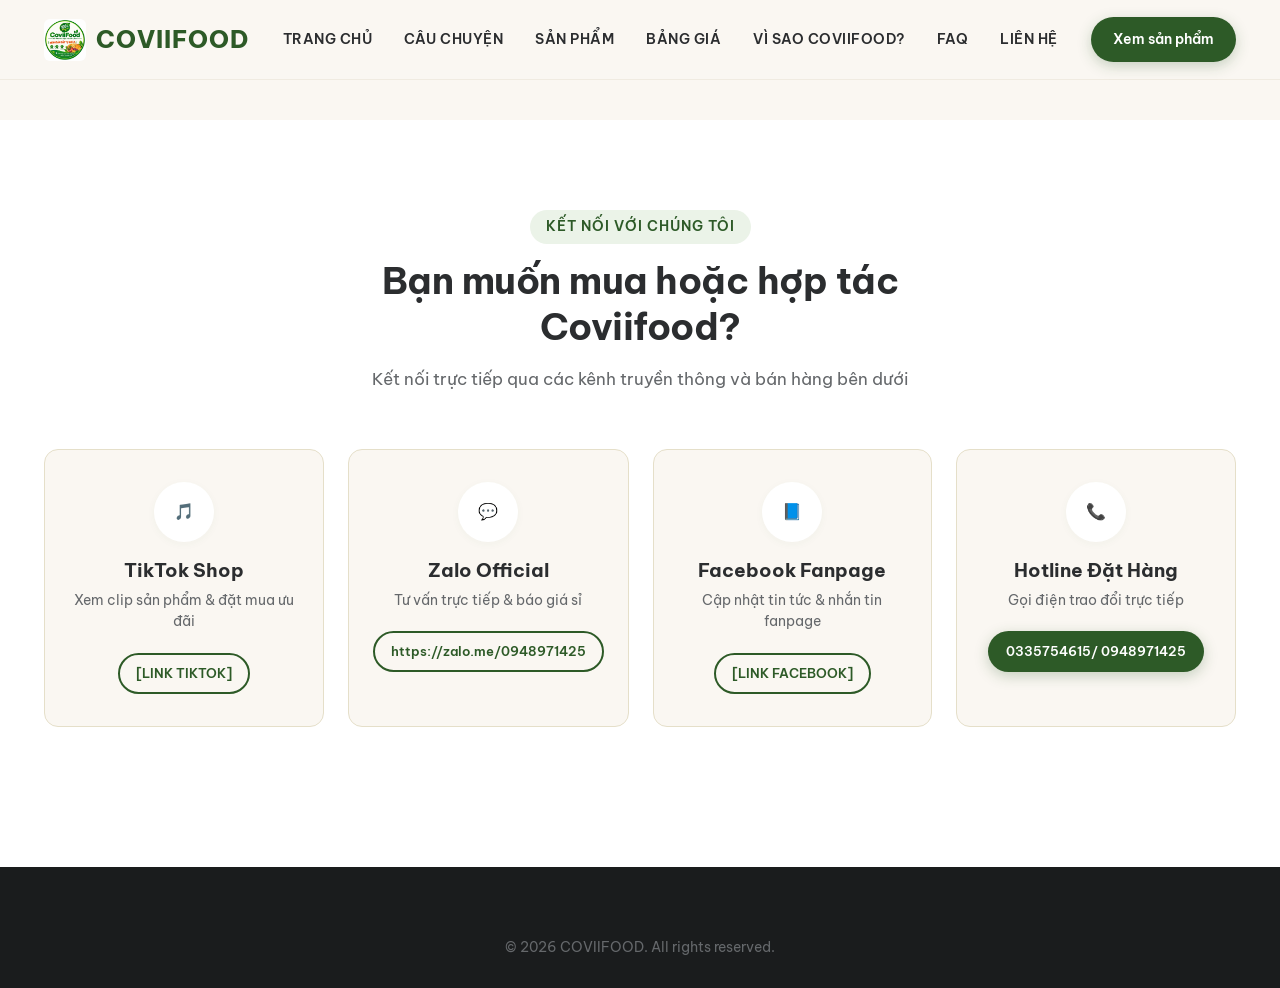
<file: contact.html>
<!DOCTYPE html>
<html lang="vi">
<head>
    <meta charset="UTF-8">
    <meta name="viewport" content="width=device-width, initial-scale=1.0">
    <title>Liên hệ & Đặt hàng Coviifood | TikTok, Zalo, Facebook</title>
    <meta name="description" content="Kênh đặt hàng trực tiếp và liên hệ hợp tác sỉ/đại lý Coviifood qua TikTok Shop, Zalo Official, Facebook Fanpage.">
    <link rel="stylesheet" href="css/style.css">
    <link rel="stylesheet" href="css/components.css">
    <link rel="stylesheet" href="css/responsive.css">
</head>
<body>
    <header class="site-header">
        <div class="container header-inner">
            <a href="index.html" class="brand-logo">
                <svg viewBox="0 0 24 24"><path d="M12 2C6.48 2 2 6.48 2 12s4.48 10 10 10 10-4.48 10-10S17.52 2 12 2zm-1 14.5v-9l6 4.5-6 4.5z"/></svg>
                <span class="brand-name-text">COVIIFOOD</span>
            </a>
            <nav class="main-nav" id="main-nav">
                <a href="index.html" class="nav-link">TRANG CHỦ</a>
                <a href="story.html" class="nav-link">CÂU CHUYỆN</a>
                <a href="products.html" class="nav-link">SẢN PHẨM</a>
                <a href="pricing.html" class="nav-link">BẢNG GIÁ</a>
                <a href="index.html#why-us" class="nav-link">VÌ SAO COVIIFOOD?</a>
                <a href="faq.html" class="nav-link">FAQ</a>
                <a href="contact.html" class="nav-link active">LIÊN HỆ</a>
            </nav>
            <div style="display: flex; align-items: center; gap: 12px;">
                <a href="products.html" class="btn btn-primary" style="padding: 10px 20px; font-size: 0.85rem;">Xem sản phẩm</a>
                <button class="mobile-nav-toggle" id="mobile-nav-toggle"><svg width="24" height="24" viewBox="0 0 24 24" fill="none" stroke="currentColor" stroke-width="2"><line x1="3" y1="12" x2="21" y2="12"></line><line x1="3" y1="6" x2="21" y2="6"></line><line x1="3" y1="18" x2="21" y2="18"></line></svg></button>
            </div>
        </div>
    </header>

    <div style="padding-top: calc(var(--header-height) + 40px);">
        <section class="section contact-section" id="contact">
            <div class="container">
                <div class="section-header">
                    <span class="section-tag">KẾT NỐI VỚI CHÚNG TÔI</span>
                    <h1 class="section-title">Bạn muốn mua hoặc hợp tác Coviifood?</h1>
                    <p class="section-subtitle">Kết nối trực tiếp qua các kênh truyền thông và bán hàng bên dưới</p>
                </div>

                <div class="channels-grid">
                    <a href="[LINK TIKTOK]" target="_blank" class="channel-card link-tiktok">
                        <div class="channel-icon">🎵</div>
                        <h3 class="channel-title">TikTok Shop</h3>
                        <p class="channel-desc">Xem clip sản phẩm & đặt mua ưu đãi</p>
                        <span class="btn btn-outline" style="font-size: 0.8rem; padding: 8px 16px;">[LINK TIKTOK]</span>
                    </a>

                    <a href="https://zalo.me/0948971425" target="_blank" class="channel-card link-zalo">
                        <div class="channel-icon">💬</div>
                        <h3 class="channel-title">Zalo Official</h3>
                        <p class="channel-desc">Tư vấn trực tiếp & báo giá sỉ</p>
                        <span class="btn btn-outline" style="font-size: 0.8rem; padding: 8px 16px;">https://zalo.me/0948971425</span>
                    </a>

                    <a href="[LINK FACEBOOK]" target="_blank" class="channel-card link-facebook">
                        <div class="channel-icon">📘</div>
                        <h3 class="channel-title">Facebook Fanpage</h3>
                        <p class="channel-desc">Cập nhật tin tức & nhắn tin fanpage</p>
                        <span class="btn btn-outline" style="font-size: 0.8rem; padding: 8px 16px;">[LINK FACEBOOK]</span>
                    </a>

                    <a href="tel:0948971425" class="channel-card link-phone">
                        <div class="channel-icon">📞</div>
                        <h3 class="channel-title">Hotline Đặt Hàng</h3>
                        <p class="channel-desc">Gọi điện trao đổi trực tiếp</p>
                        <span class="btn btn-primary" style="font-size: 0.8rem; padding: 8px 16px;">0335754615/ 0948971425</span>
                    </a>
                </div>
            </div>
        </section>
    </div>

    <footer class="site-footer">
        <div class="container">
            <div class="footer-bottom" style="border: none; padding: 0;">
                <p>© 2026 COVIIFOOD. All rights reserved.</p>
            </div>
        </div>
    </footer>

    <script src="js/data.js"></script>
    <script src="js/app.js"></script>
</body>
</html>
</file>
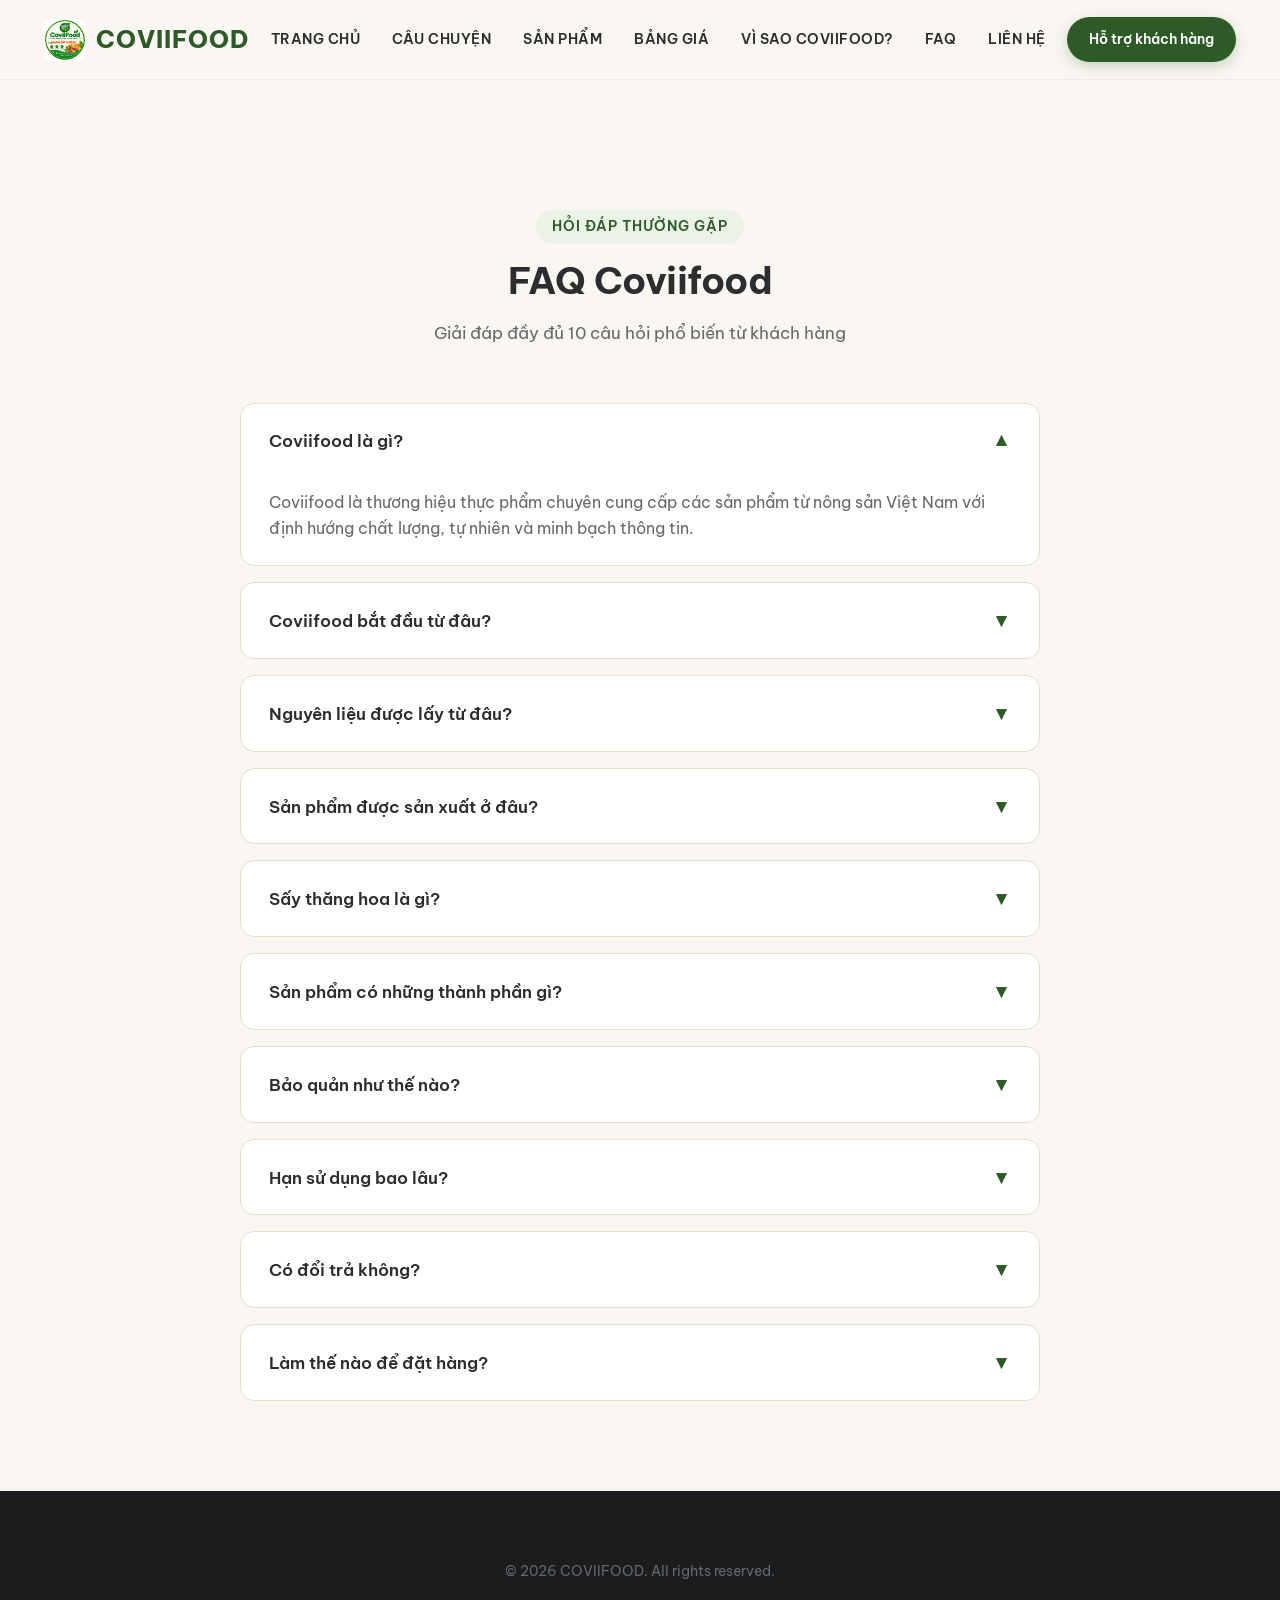
<file: faq.html>
<!DOCTYPE html>
<html lang="vi">
<head>
    <meta charset="UTF-8">
    <meta name="viewport" content="width=device-width, initial-scale=1.0">
    <title>Hỏi đáp FAQ | Coviifood</title>
    <meta name="description" content="Các câu hỏi thường gặp về sản phẩm, công nghệ sấy thăng hoa, hạn sử dụng, bảo quản và cách đặt hàng Coviifood.">
    <link rel="stylesheet" href="css/style.css">
    <link rel="stylesheet" href="css/components.css">
    <link rel="stylesheet" href="css/responsive.css">
</head>
<body>
    <header class="site-header">
        <div class="container header-inner">
            <a href="index.html" class="brand-logo">
                <svg viewBox="0 0 24 24"><path d="M12 2C6.48 2 2 6.48 2 12s4.48 10 10 10 10-4.48 10-10S17.52 2 12 2zm-1 14.5v-9l6 4.5-6 4.5z"/></svg>
                <span class="brand-name-text">COVIIFOOD</span>
            </a>
            <nav class="main-nav" id="main-nav">
                <a href="index.html" class="nav-link">TRANG CHỦ</a>
                <a href="story.html" class="nav-link">CÂU CHUYỆN</a>
                <a href="products.html" class="nav-link">SẢN PHẨM</a>
                <a href="pricing.html" class="nav-link">BẢNG GIÁ</a>
                <a href="index.html#why-us" class="nav-link">VÌ SAO COVIIFOOD?</a>
                <a href="faq.html" class="nav-link active">FAQ</a>
                <a href="contact.html" class="nav-link">LIÊN HỆ</a>
            </nav>
            <div style="display: flex; align-items: center; gap: 12px;">
                <a href="contact.html" class="btn btn-primary" style="padding: 10px 20px; font-size: 0.85rem;">Hỗ trợ khách hàng</a>
                <button class="mobile-nav-toggle" id="mobile-nav-toggle"><svg width="24" height="24" viewBox="0 0 24 24" fill="none" stroke="currentColor" stroke-width="2"><line x1="3" y1="12" x2="21" y2="12"></line><line x1="3" y1="6" x2="21" y2="6"></line><line x1="3" y1="18" x2="21" y2="18"></line></svg></button>
            </div>
        </div>
    </header>

    <div style="padding-top: calc(var(--header-height) + 40px);">
        <section class="section faq-section" id="faq">
            <div class="container">
                <div class="section-header">
                    <span class="section-tag">HỎI ĐÁP THƯỜNG GẶP</span>
                    <h1 class="section-title">FAQ Coviifood</h1>
                    <p class="section-subtitle">Giải đáp đầy đủ 10 câu hỏi phổ biến từ khách hàng</p>
                </div>
                <div class="faq-accordion" id="faq-accordion-container"></div>
            </div>
        </section>
    </div>

    <footer class="site-footer">
        <div class="container">
            <div class="footer-bottom" style="border: none; padding: 0;">
                <p>© 2026 COVIIFOOD. All rights reserved.</p>
            </div>
        </div>
    </footer>

    <script src="js/data.js"></script>
    <script src="js/animations.js"></script>
    <script src="js/app.js"></script>
</body>
</html>
</file>
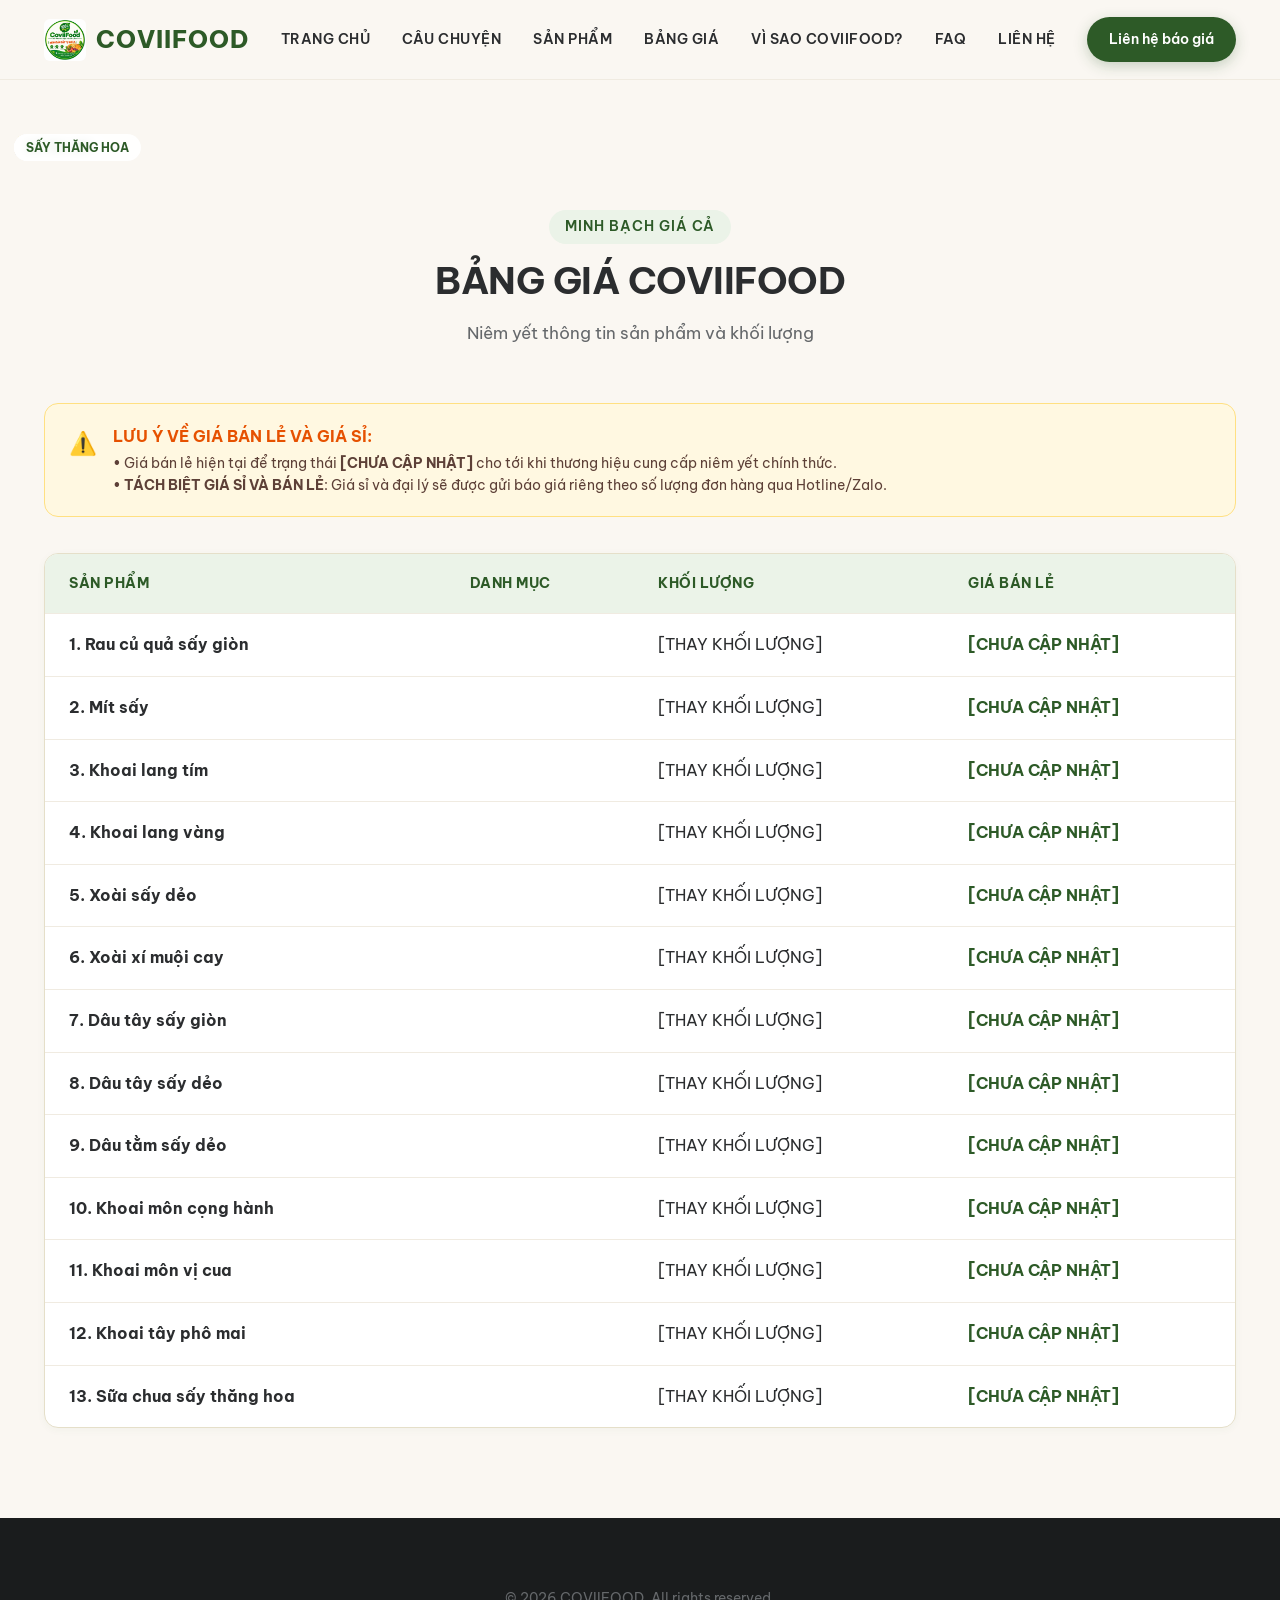
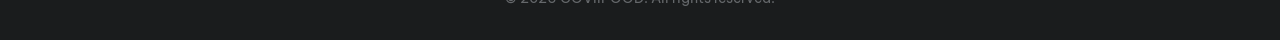
<file: pricing.html>
<!DOCTYPE html>
<html lang="vi">
<head>
    <meta charset="UTF-8">
    <meta name="viewport" content="width=device-width, initial-scale=1.0">
    <title>Bảng giá Coviifood | Minh bạch niêm yết</title>
    <meta name="description" content="Bảng giá niêm yết các sản phẩm sấy Coviifood. Tách biệt rõ ràng giá bán lẻ và chính sách giá sỉ.">
    <link rel="stylesheet" href="css/style.css">
    <link rel="stylesheet" href="css/components.css">
    <link rel="stylesheet" href="css/responsive.css">
</head>
<body>
    <header class="site-header">
        <div class="container header-inner">
            <a href="index.html" class="brand-logo">
                <svg viewBox="0 0 24 24"><path d="M12 2C6.48 2 2 6.48 2 12s4.48 10 10 10 10-4.48 10-10S17.52 2 12 2zm-1 14.5v-9l6 4.5-6 4.5z"/></svg>
                <span class="brand-name-text">COVIIFOOD</span>
            </a>
            <nav class="main-nav" id="main-nav">
                <a href="index.html" class="nav-link">TRANG CHỦ</a>
                <a href="story.html" class="nav-link">CÂU CHUYỆN</a>
                <a href="products.html" class="nav-link">SẢN PHẨM</a>
                <a href="pricing.html" class="nav-link active">BẢNG GIÁ</a>
                <a href="index.html#why-us" class="nav-link">VÌ SAO COVIIFOOD?</a>
                <a href="faq.html" class="nav-link">FAQ</a>
                <a href="contact.html" class="nav-link">LIÊN HỆ</a>
            </nav>
            <div style="display: flex; align-items: center; gap: 12px;">
                <a href="contact.html" class="btn btn-primary" style="padding: 10px 20px; font-size: 0.85rem;">Liên hệ báo giá</a>
                <button class="mobile-nav-toggle" id="mobile-nav-toggle"><svg width="24" height="24" viewBox="0 0 24 24" fill="none" stroke="currentColor" stroke-width="2"><line x1="3" y1="12" x2="21" y2="12"></line><line x1="3" y1="6" x2="21" y2="6"></line><line x1="3" y1="18" x2="21" y2="18"></line></svg></button>
            </div>
        </div>
    </header>

    <div style="padding-top: calc(var(--header-height) + 40px);">
        <section class="section pricing-section" id="pricing">
            <div class="container">
                <div class="section-header">
                    <span class="section-tag">MINH BẠCH GIÁ CẢ</span>
                    <h1 class="section-title">BẢNG GIÁ COVIIFOOD</h1>
                    <p class="section-subtitle">Niêm yết thông tin sản phẩm và khối lượng</p>
                </div>

                <div class="pricing-notice-box">
                    <span class="pricing-notice-icon">⚠️</span>
                    <div>
                        <strong style="color: #E65100; font-size: 1rem; display: block; margin-bottom: 4px;">LƯU Ý VỀ GIÁ BÁN LẺ VÀ GIÁ SỈ:</strong>
                        <p style="font-size: 0.9rem; color: #5D4037; line-height: 1.5;">
                            • Giá bán lẻ hiện tại để trạng thái <strong>[CHƯA CẬP NHẬT]</strong> cho tới khi thương hiệu cung cấp niêm yết chính thức.<br>
                            • <strong>TÁCH BIỆT GIÁ SỈ VÀ BÁN LẺ</strong>: Giá sỉ và đại lý sẽ được gửi báo giá riêng theo số lượng đơn hàng qua Hotline/Zalo.
                        </p>
                    </div>
                </div>

                <div class="pricing-table-wrapper">
                    <table class="pricing-table">
                        <thead>
                            <tr>
                                <th>SẢN PHẨM</th>
                                <th>DANH MỤC</th>
                                <th>KHỐI LƯỢNG</th>
                                <th>GIÁ BÁN LẺ</th>
                            </tr>
                        </thead>
                        <tbody id="pricing-table-body"></tbody>
                    </table>
                </div>
            </div>
        </section>
    </div>

    <footer class="site-footer">
        <div class="container">
            <div class="footer-bottom" style="border: none; padding: 0;">
                <p>© 2026 COVIIFOOD. All rights reserved.</p>
            </div>
        </div>
    </footer>

    <script src="js/data.js"></script>
    <script src="js/products.js"></script>
    <script src="js/app.js"></script>
</body>
</html>
</file>
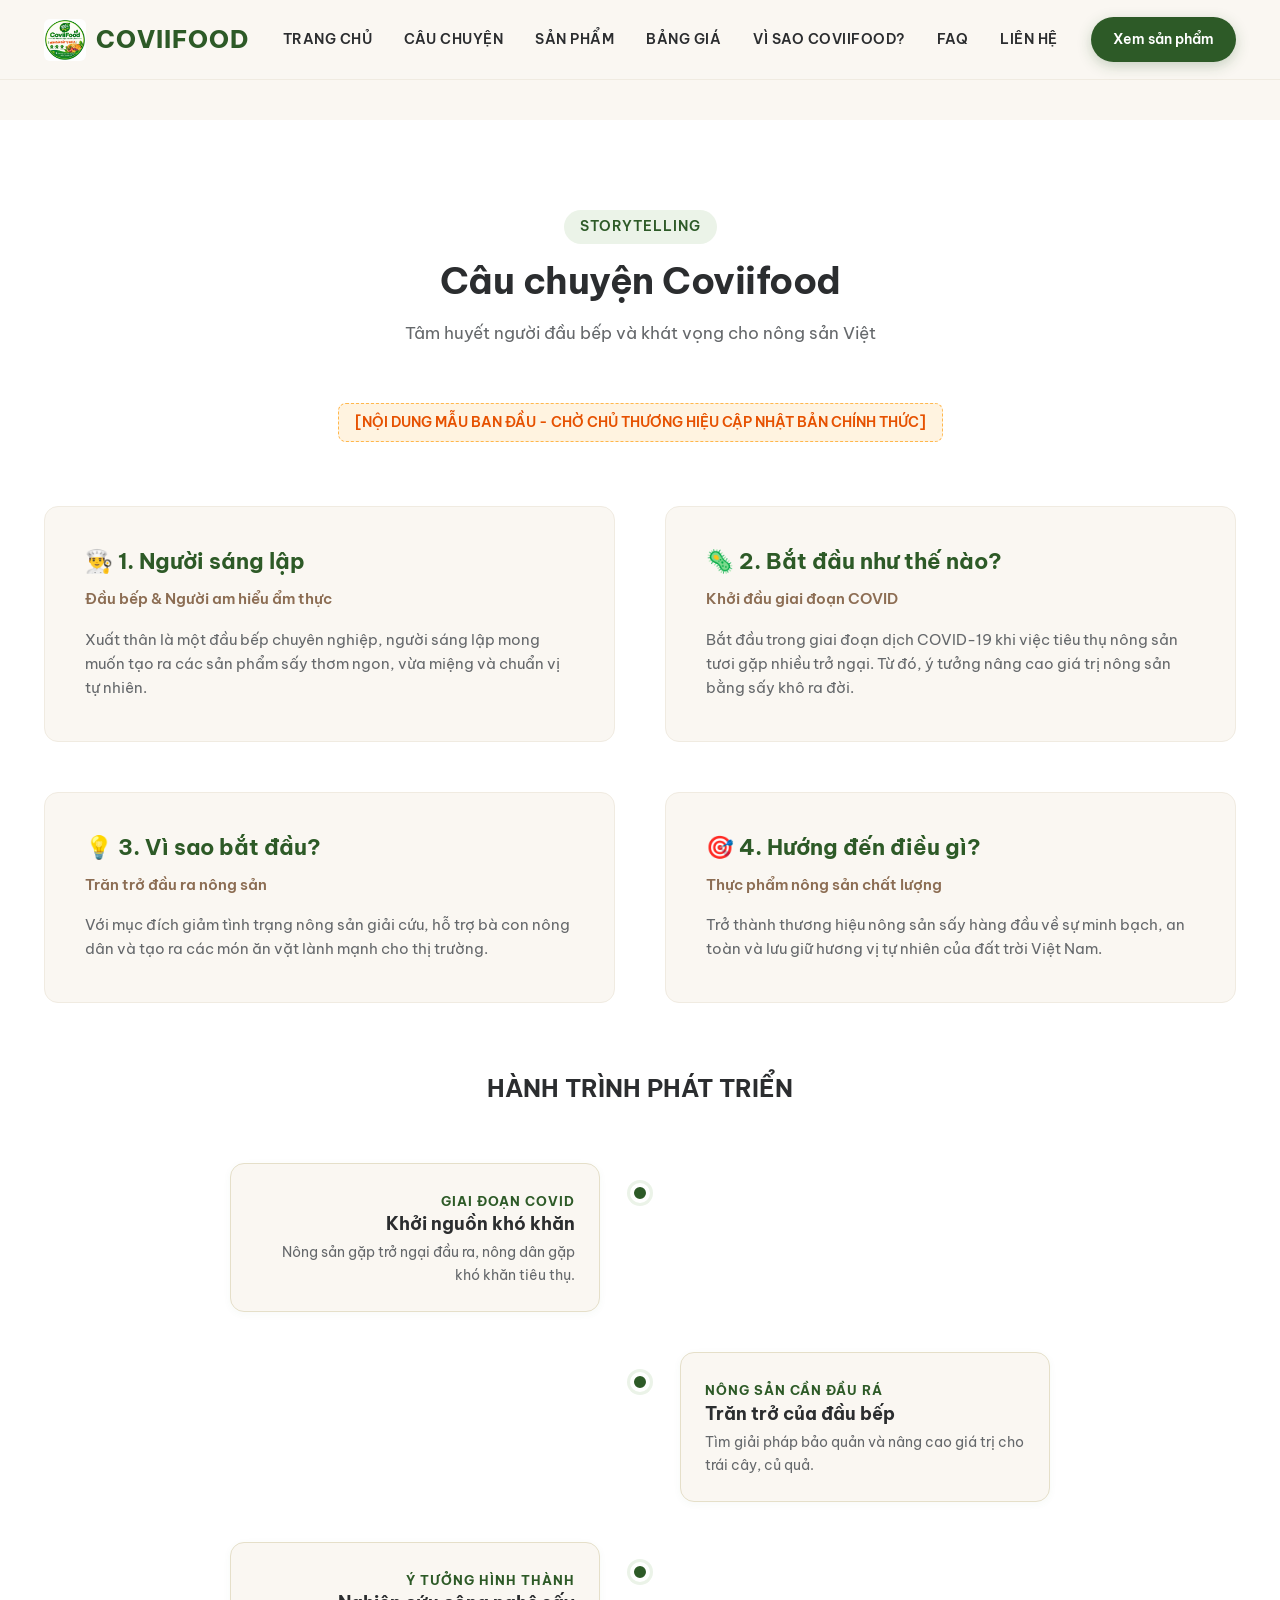
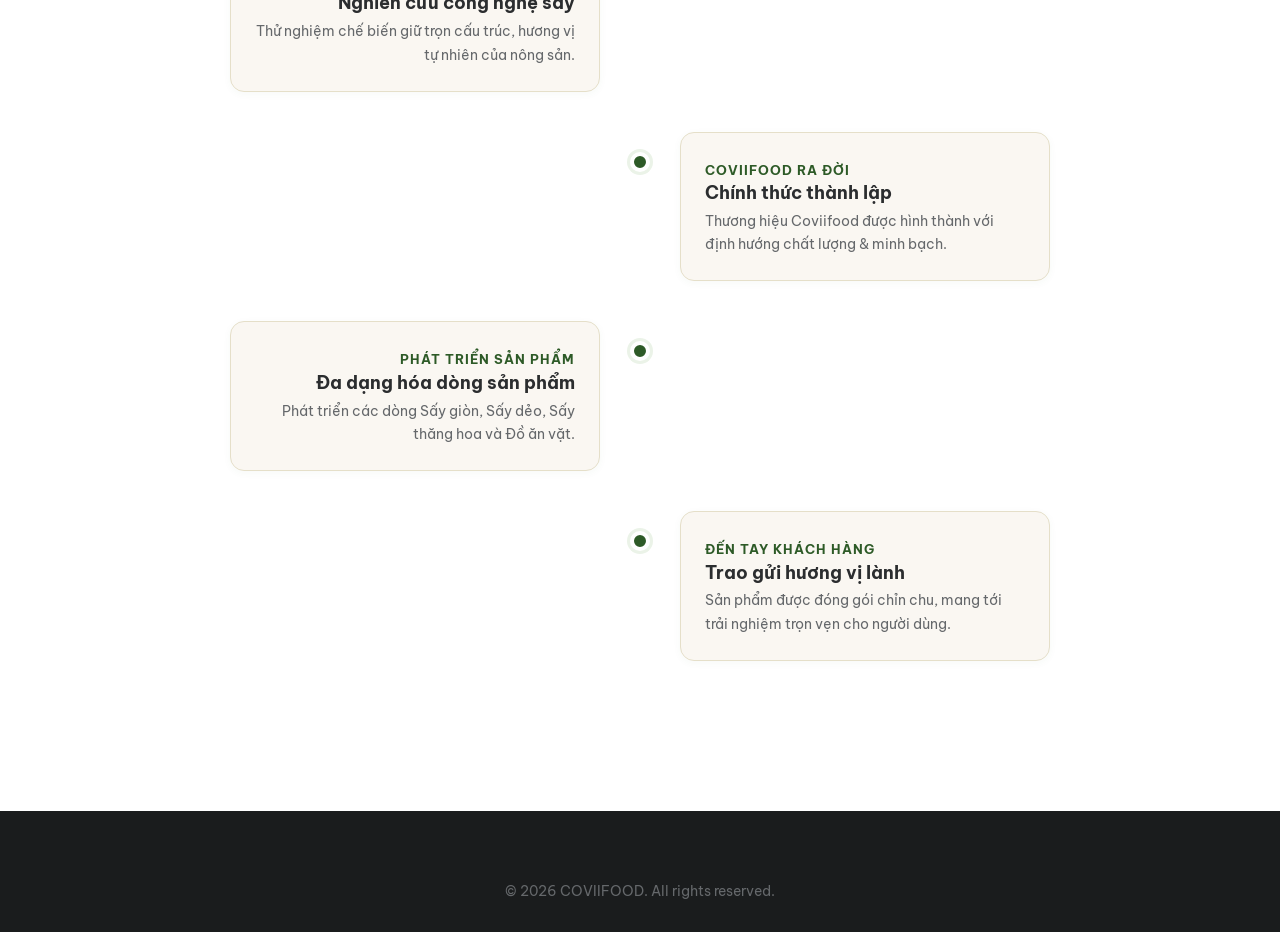
<file: story.html>
<!DOCTYPE html>
<html lang="vi">
<head>
    <meta charset="UTF-8">
    <meta name="viewport" content="width=device-width, initial-scale=1.0">
    <title>Câu chuyện thương hiệu Coviifood | Từ nông sản Việt</title>
    <meta name="description" content="Câu chuyện thương hiệu Coviifood - xuất thân từ người đầu bếp trăn trở với nông sản Việt trong thời kỳ COVID.">
    <link rel="stylesheet" href="css/style.css">
    <link rel="stylesheet" href="css/components.css">
    <link rel="stylesheet" href="css/responsive.css">
</head>
<body>
    <header class="site-header">
        <div class="container header-inner">
            <a href="index.html" class="brand-logo">
                <svg viewBox="0 0 24 24"><path d="M12 2C6.48 2 2 6.48 2 12s4.48 10 10 10 10-4.48 10-10S17.52 2 12 2zm-1 14.5v-9l6 4.5-6 4.5z"/></svg>
                <span class="brand-name-text">COVIIFOOD</span>
            </a>
            <nav class="main-nav" id="main-nav">
                <a href="index.html" class="nav-link">TRANG CHỦ</a>
                <a href="story.html" class="nav-link active">CÂU CHUYỆN</a>
                <a href="products.html" class="nav-link">SẢN PHẨM</a>
                <a href="pricing.html" class="nav-link">BẢNG GIÁ</a>
                <a href="index.html#why-us" class="nav-link">VÌ SAO COVIIFOOD?</a>
                <a href="faq.html" class="nav-link">FAQ</a>
                <a href="contact.html" class="nav-link">LIÊN HỆ</a>
            </nav>
            <div style="display: flex; align-items: center; gap: 12px;">
                <a href="products.html" class="btn btn-primary" style="padding: 10px 20px; font-size: 0.85rem;">Xem sản phẩm</a>
                <button class="mobile-nav-toggle" id="mobile-nav-toggle"><svg width="24" height="24" viewBox="0 0 24 24" fill="none" stroke="currentColor" stroke-width="2"><line x1="3" y1="12" x2="21" y2="12"></line><line x1="3" y1="6" x2="21" y2="6"></line><line x1="3" y1="18" x2="21" y2="18"></line></svg></button>
            </div>
        </div>
    </header>

    <div style="padding-top: calc(var(--header-height) + 40px);">
        <section class="section story-section" id="story">
            <div class="container">
                <div class="section-header">
                    <span class="section-tag">STORYTELLING</span>
                    <h1 class="section-title">Câu chuyện Coviifood</h1>
                    <p class="section-subtitle">Tâm huyết người đầu bếp và khát vọng cho nông sản Việt</p>
                </div>
                <div style="text-align: center; margin-bottom: 40px;">
                    <span class="story-badge-sample">[NỘI DUNG MẪU BAN ĐẦU - CHỜ CHỦ THƯƠNG HIỆU CẬP NHẬT BẢN CHÍNH THỨC]</span>
                </div>
                <div class="story-grid">
                    <div class="story-card">
                        <h3 class="story-card-title">👨‍🍳 1. Người sáng lập</h3>
                        <div class="story-card-role">Đầu bếp & Người am hiểu ẩm thực</div>
                        <p style="font-size: 0.95rem; color: var(--color-text-muted); line-height: 1.6;">
                            Xuất thân là một đầu bếp chuyên nghiệp, người sáng lập mong muốn tạo ra các sản phẩm sấy thơm ngon, vừa miệng và chuẩn vị tự nhiên.
                        </p>
                    </div>
                    <div class="story-card">
                        <h3 class="story-card-title">🦠 2. Bắt đầu như thế nào?</h3>
                        <div class="story-card-role">Khởi đầu giai đoạn COVID</div>
                        <p style="font-size: 0.95rem; color: var(--color-text-muted); line-height: 1.6;">
                            Bắt đầu trong giai đoạn dịch COVID-19 khi việc tiêu thụ nông sản tươi gặp nhiều trở ngại. Từ đó, ý tưởng nâng cao giá trị nông sản bằng sấy khô ra đời.
                        </p>
                    </div>
                    <div class="story-card">
                        <h3 class="story-card-title">💡 3. Vì sao bắt đầu?</h3>
                        <div class="story-card-role">Trăn trở đầu ra nông sản</div>
                        <p style="font-size: 0.95rem; color: var(--color-text-muted); line-height: 1.6;">
                            Với mục đích giảm tình trạng nông sản giải cứu, hỗ trợ bà con nông dân và tạo ra các món ăn vặt lành mạnh cho thị trường.
                        </p>
                    </div>
                    <div class="story-card">
                        <h3 class="story-card-title">🎯 4. Hướng đến điều gì?</h3>
                        <div class="story-card-role">Thực phẩm nông sản chất lượng</div>
                        <p style="font-size: 0.95rem; color: var(--color-text-muted); line-height: 1.6;">
                            Trở thành thương hiệu nông sản sấy hàng đầu về sự minh bạch, an toàn và lưu giữ hương vị tự nhiên của đất trời Việt Nam.
                        </p>
                    </div>
                </div>

                <h2 style="text-align: center; margin-bottom: 20px;">HÀNH TRÌNH PHÁT TRIỂN</h2>
                <div class="timeline-container" id="story-timeline-container">
                    <div class="timeline-line"></div>
                </div>
            </div>
        </section>
    </div>

    <footer class="site-footer">
        <div class="container">
            <div class="footer-bottom" style="border: none; padding: 0;">
                <p>© 2026 COVIIFOOD. All rights reserved.</p>
            </div>
        </div>
    </footer>

    <script src="js/data.js"></script>
    <script src="js/products.js"></script>
    <script src="js/animations.js"></script>
    <script src="js/app.js"></script>
</body>
</html>
</file>
<file: css/style.css>
/*
 * ============================================================================
 * COVIIFOOD - STYLE BASE & DESIGN SYSTEM (style.css)
 * ============================================================================
 */

@import url('https://fonts.googleapis.com/css2?family=Be+Vietnam+Pro:ital,wght@0,300;0,400;0,500;0,600;0,700;1,400&display=swap');

/* HỆ THỐNG BIẾN MÀU SẮC & THÔNG SỐ GIAO DIỆN (CSS VARIABLES) */
:root {
    /* Bảng màu chính - Tự nhiên, ấm áp & sang trọng */
    --color-primary: #2D5A27;         /* Xanh lá tự nhiên - Nhận diện nông sản */
    --color-primary-dark: #1E3F1A;    /* Xanh lá đậm */
    --color-primary-light: #EBF3E8;   /* Xanh lá nhạt nền */
    --color-secondary: #8C6D53;       /* Nâu đất nhẹ - Cảm giác gần gũi */
    --color-accent: #D97736;          /* Màu cam đất điểm nhấn nhẹ */
    --color-background: #FAF7F2;      /* Kem sáng ấm - Màu nền chính */
    --color-card-bg: #FFFFFF;        /* Nền card trắng sạch */
    --color-text: #2B2D2F;           /* Màu chữ chính - Chàm tối */
    --color-text-muted: #65686B;     /* Màu chữ phụ */
    --color-border: #E5DFC9;         /* Viền màu kem đất nhẹ */
    --color-border-light: #F0EBE1;   /* Viền nhạt */

    /* Typography */
    --font-main: 'Be Vietnam Pro', -apple-system, BlinkMacSystemFont, 'Segoe UI', Roboto, sans-serif;
    
    /* Spacing & Layout */
    --container-max-width: 1240px;
    --header-height: 80px;
    --border-radius-sm: 8px;
    --border-radius-md: 14px;
    --border-radius-lg: 24px;
    
    /* Box Shadows & Transitions */
    --shadow-sm: 0 2px 8px rgba(45, 90, 39, 0.04);
    --shadow-md: 0 8px 24px rgba(45, 90, 39, 0.08);
    --shadow-lg: 0 16px 40px rgba(0, 0, 0, 0.12);
    --transition-fast: all 0.25s cubic-bezier(0.4, 0, 0.2, 1);
    --transition-normal: all 0.35s cubic-bezier(0.4, 0, 0.2, 1);
}

/* RESET CƠ BẢN */
*, *::before, *::after {
    box-sizing: border-box;
    margin: 0;
    padding: 0;
}

html {
    scroll-behavior: smooth;
    font-size: 16px;
}

body {
    font-family: var(--font-main);
    background-color: var(--color-background);
    color: var(--color-text);
    line-height: 1.6;
    -webkit-font-smoothing: antialiased;
    overflow-x: hidden;
}

/* KHUNG CHỨA TRUNG TÂM (CONTAINER) */
.container {
    width: 100%;
    max-width: var(--container-max-width);
    margin: 0 auto;
    padding: 0 24px;
}

/* TIÊU ĐỀ & ĐOẠN VĂN */
h1, h2, h3, h4, h5, h6 {
    color: var(--color-text);
    font-weight: 700;
    line-height: 1.25;
}

p {
    color: var(--color-text-muted);
}

a {
    color: inherit;
    text-decoration: none;
    transition: var(--transition-fast);
}

img {
    max-width: 100%;
    height: auto;
    display: block;
}

ul {
    list-style: none;
}

/* UTILITY CLASSES */
.section {
    padding: 90px 0;
    position: relative;
}

.section-header {
    text-align: center;
    max-width: 720px;
    margin: 0 auto 56px auto;
}

.section-tag {
    display: inline-block;
    padding: 6px 16px;
    background-color: var(--color-primary-light);
    color: var(--color-primary);
    font-size: 0.85rem;
    font-weight: 600;
    letter-spacing: 1px;
    text-transform: uppercase;
    border-radius: 50px;
    margin-bottom: 14px;
}

.section-title {
    font-size: 2.3rem;
    color: var(--color-text);
    margin-bottom: 16px;
    letter-spacing: -0.5px;
}

.section-subtitle {
    font-size: 1.05rem;
    color: var(--color-text-muted);
}

/* BUTTON SYSTEM */
.btn {
    display: inline-flex;
    align-items: center;
    justify-content: center;
    gap: 10px;
    padding: 14px 28px;
    font-size: 0.95rem;
    font-weight: 600;
    border-radius: 50px;
    cursor: pointer;
    border: 2px solid transparent;
    transition: var(--transition-fast);
    text-decoration: none;
}

.btn-primary {
    background-color: var(--color-primary);
    color: #FFFFFF;
    box-shadow: 0 4px 14px rgba(45, 90, 39, 0.25);
}

.btn-primary:hover {
    background-color: var(--color-primary-dark);
    transform: translateY(-2px);
    box-shadow: 0 6px 20px rgba(45, 90, 39, 0.35);
}

.btn-outline {
    background-color: transparent;
    border-color: var(--color-primary);
    color: var(--color-primary);
}

.btn-outline:hover {
    background-color: var(--color-primary);
    color: #FFFFFF;
    transform: translateY(-2px);
}

.btn-secondary {
    background-color: var(--color-secondary);
    color: #FFFFFF;
}

.btn-secondary:hover {
    background-color: #725740;
    transform: translateY(-2px);
}

/* BADGES & PLACEHOLDER TAGS */
.placeholder-tag {
    display: inline-block;
    padding: 4px 10px;
    background-color: #FFF3E0;
    color: #E65100;
    border: 1px dashed #FFB74D;
    border-radius: 6px;
    font-size: 0.8rem;
    font-weight: 600;
}
</file>
<file: css/components.css>
/*
 * ============================================================================
 * COVIIFOOD - COMPONENTS STYLES (components.css)
 * ============================================================================
 */

/* ----------------------------------------------------------------------------
 * 1. HEADER & NAVIGATION
 * ---------------------------------------------------------------------------- */
.site-header {
    position: fixed;
    top: 0;
    left: 0;
    width: 100%;
    height: var(--header-height);
    background-color: rgba(250, 247, 242, 0.92);
    backdrop-filter: blur(10px);
    -webkit-backdrop-filter: blur(10px);
    z-index: 1000;
    border-bottom: 1px solid var(--color-border-light);
    transition: var(--transition-fast);
}

.site-header.scrolled {
    box-shadow: var(--shadow-sm);
    background-color: rgba(255, 255, 255, 0.96);
}

.header-inner {
    display: flex;
    align-items: center;
    justify-content: space-between;
    height: 100%;
}

.brand-logo {
    display: flex;
    align-items: center;
    gap: 10px;
    font-size: 1.5rem;
    font-weight: 800;
    color: var(--color-primary);
    letter-spacing: 1px;
}

.brand-logo svg {
    width: 32px;
    height: 32px;
    fill: currentColor;
}

.main-nav {
    display: flex;
    align-items: center;
    gap: 32px;
}

.nav-link {
    font-size: 0.9rem;
    font-weight: 600;
    color: var(--color-text);
    text-transform: uppercase;
    letter-spacing: 0.5px;
    position: relative;
    padding: 6px 0;
}

.nav-link::after {
    content: '';
    position: absolute;
    bottom: 0;
    left: 0;
    width: 0%;
    height: 2px;
    background-color: var(--color-primary);
    transition: var(--transition-fast);
}

.nav-link:hover::after,
.nav-link.active::after {
    width: 100%;
}

.nav-link.active {
    color: var(--color-primary);
}

.mobile-nav-toggle {
    display: none;
    background: none;
    border: none;
    cursor: pointer;
    padding: 8px;
    color: var(--color-text);
}

/* ----------------------------------------------------------------------------
 * 2. HERO SECTION
 * ---------------------------------------------------------------------------- */
.hero-section {
    padding-top: calc(var(--header-height) + 60px);
    padding-bottom: 80px;
    background: linear-gradient(135deg, #FAF7F2 0%, #F4ECE1 100%);
    min-height: 90vh;
    display: flex;
    align-items: center;
}

.hero-grid {
    display: grid;
    grid-template-columns: 1fr 1fr;
    gap: 60px;
    align-items: center;
}

.hero-content {
    max-width: 580px;
}

.hero-tag {
    display: inline-flex;
    align-items: center;
    gap: 8px;
    padding: 6px 16px;
    background-color: rgba(45, 90, 39, 0.08);
    color: var(--color-primary);
    border-radius: 50px;
    font-size: 0.85rem;
    font-weight: 600;
    margin-bottom: 24px;
}

.hero-title {
    font-size: 3.2rem;
    line-height: 1.15;
    color: var(--color-text);
    margin-bottom: 20px;
    letter-spacing: -1px;
}

.hero-title span {
    color: var(--color-primary);
    display: block;
}

.hero-description {
    font-size: 1.1rem;
    color: var(--color-text-muted);
    margin-bottom: 36px;
    line-height: 1.7;
}

.hero-actions {
    display: flex;
    gap: 16px;
    flex-wrap: wrap;
}

.hero-image-wrapper {
    position: relative;
    border-radius: var(--border-radius-lg);
    overflow: hidden;
    box-shadow: var(--shadow-md);
    background-color: #FFFFFF;
    padding: 16px;
    border: 1px solid var(--color-border);
}

.hero-img {
    width: 100%;
    height: 440px;
    object-fit: cover;
    border-radius: calc(var(--border-radius-lg) - 8px);
}

/* Visual placeholder cho Hero Image */
.hero-image-placeholder {
    width: 100%;
    height: 440px;
    background: linear-gradient(135deg, #EBF3E8 0%, #D8E8D3 100%);
    border-radius: calc(var(--border-radius-lg) - 8px);
    display: flex;
    flex-direction: column;
    align-items: center;
    justify-content: center;
    color: var(--color-primary);
    text-align: center;
    padding: 30px;
}

.hero-badge-floating {
    position: absolute;
    bottom: -20px;
    left: -20px;
    background: #FFFFFF;
    padding: 16px 24px;
    border-radius: var(--border-radius-md);
    box-shadow: var(--shadow-md);
    display: flex;
    align-items: center;
    gap: 12px;
    border: 1px solid var(--color-border-light);
}

/* ----------------------------------------------------------------------------
 * 3. CÂU CHUYỆN COVIIFOOD (STORY SECTION)
 * ---------------------------------------------------------------------------- */
.story-section {
    background-color: #FFFFFF;
}

.story-badge-sample {
    background-color: #FFF3E0;
    color: #E65100;
    border: 1px dashed #FFB74D;
    padding: 8px 16px;
    border-radius: var(--border-radius-sm);
    font-size: 0.85rem;
    font-weight: 600;
    margin-bottom: 24px;
    display: inline-block;
}

.story-grid {
    display: grid;
    grid-template-columns: 1fr 1fr;
    gap: 50px;
    margin-bottom: 70px;
}

.story-card {
    background-color: var(--color-background);
    padding: 40px;
    border-radius: var(--border-radius-md);
    border: 1px solid var(--color-border-light);
}

.story-card-title {
    font-size: 1.4rem;
    color: var(--color-primary);
    margin-bottom: 12px;
    display: flex;
    align-items: center;
    gap: 10px;
}

.story-card-role {
    font-size: 0.95rem;
    font-weight: 600;
    color: var(--color-secondary);
    margin-bottom: 16px;
}

/* Timeline storytelling */
.timeline-container {
    position: relative;
    max-width: 900px;
    margin: 40px auto 0 auto;
    padding: 20px 0;
}

.timeline-line {
    position: absolute;
    top: 0;
    bottom: 0;
    left: 50%;
    width: 3px;
    background-color: var(--color-border);
    transform: translateX(-50%);
}

.timeline-item {
    position: relative;
    margin-bottom: 40px;
    width: 50%;
    padding: 0 40px;
}

.timeline-item:nth-child(odd) {
    left: 0;
    text-align: right;
}

.timeline-item:nth-child(even) {
    left: 50%;
    text-align: left;
}

.timeline-node {
    position: absolute;
    top: 20px;
    width: 20px;
    height: 20px;
    background-color: var(--color-primary);
    border: 4px solid #FFFFFF;
    border-radius: 50%;
    box-shadow: 0 0 0 3px var(--color-primary-light);
    z-index: 2;
}

.timeline-item:nth-child(odd) .timeline-node {
    right: -10px;
}

.timeline-item:nth-child(even) .timeline-node {
    left: -10px;
}

.timeline-content {
    background-color: var(--color-background);
    padding: 24px;
    border-radius: var(--border-radius-md);
    border: 1px solid var(--color-border);
    box-shadow: var(--shadow-sm);
}

.timeline-stage {
    font-size: 0.8rem;
    font-weight: 700;
    color: var(--color-primary);
    letter-spacing: 1px;
    margin-bottom: 6px;
}

/* ----------------------------------------------------------------------------
 * 4. VÌ SAO COVIIFOOD (4 CARDS)
 * ---------------------------------------------------------------------------- */
.why-section {
    background-color: var(--color-background);
}

.why-grid {
    display: grid;
    grid-template-columns: repeat(4, 1fr);
    gap: 24px;
}

.why-card {
    background: #FFFFFF;
    padding: 36px 28px;
    border-radius: var(--border-radius-md);
    border: 1px solid var(--color-border-light);
    box-shadow: var(--shadow-sm);
    transition: var(--transition-normal);
    display: flex;
    flex-direction: column;
}

.why-card:hover {
    transform: translateY(-8px);
    box-shadow: var(--shadow-md);
    border-color: var(--color-primary-light);
}

.why-number {
    font-size: 1.8rem;
    font-weight: 800;
    color: var(--color-primary);
    opacity: 0.3;
    margin-bottom: 12px;
}

.why-icon {
    width: 48px;
    height: 48px;
    background-color: var(--color-primary-light);
    color: var(--color-primary);
    border-radius: 12px;
    display: flex;
    align-items: center;
    justify-content: center;
    margin-bottom: 20px;
}

.why-card-title {
    font-size: 1.25rem;
    color: var(--color-text);
    margin-bottom: 8px;
}

.why-card-subtitle {
    font-size: 0.85rem;
    font-weight: 600;
    color: var(--color-secondary);
    margin-bottom: 14px;
}

.why-card-desc {
    font-size: 0.95rem;
    line-height: 1.6;
    margin-bottom: 24px;
    flex-grow: 1;
}

.why-card-btn {
    align-self: flex-start;
    font-size: 0.85rem;
    font-weight: 600;
    color: var(--color-primary);
    background: none;
    border: none;
    cursor: pointer;
    display: flex;
    align-items: center;
    gap: 6px;
}

.why-card-btn:hover {
    color: var(--color-primary-dark);
    text-decoration: underline;
}

/* ----------------------------------------------------------------------------
 * 5. TRANG SẢN PHẨM & BỘ LỌC
 * ---------------------------------------------------------------------------- */
.products-section {
    background-color: #FFFFFF;
}

.filter-bar {
    display: flex;
    flex-wrap: wrap;
    align-items: center;
    justify-content: space-between;
    gap: 20px;
    margin-bottom: 40px;
    padding: 16px 24px;
    background-color: var(--color-background);
    border-radius: 50px;
    border: 1px solid var(--color-border);
}

.filter-categories {
    display: flex;
    flex-wrap: wrap;
    gap: 8px;
}

.filter-btn {
    padding: 8px 20px;
    border-radius: 40px;
    border: none;
    background: transparent;
    color: var(--color-text-muted);
    font-size: 0.9rem;
    font-weight: 600;
    cursor: pointer;
    transition: var(--transition-fast);
}

.filter-btn:hover {
    color: var(--color-primary);
    background-color: rgba(45, 90, 39, 0.05);
}

.filter-btn.active {
    background-color: var(--color-primary);
    color: #FFFFFF;
}

.search-box {
    position: relative;
    min-width: 260px;
}

.search-input {
    width: 100%;
    padding: 10px 16px 10px 40px;
    border-radius: 30px;
    border: 1px solid var(--color-border);
    font-family: var(--font-main);
    font-size: 0.9rem;
    background-color: #FFFFFF;
    outline: none;
    transition: var(--transition-fast);
}

.search-input:focus {
    border-color: var(--color-primary);
    box-shadow: 0 0 0 3px rgba(45, 90, 39, 0.1);
}

.search-icon {
    position: absolute;
    left: 14px;
    top: 50%;
    transform: translateY(-50%);
    color: var(--color-text-muted);
    pointer-events: none;
}

.products-grid {
    display: grid;
    grid-template-columns: repeat(3, 1fr);
    gap: 30px;
}

.product-card {
    background-color: #FFFFFF;
    border-radius: var(--border-radius-md);
    border: 1px solid var(--color-border-light);
    overflow: hidden;
    box-shadow: var(--shadow-sm);
    transition: var(--transition-normal);
    display: flex;
    flex-direction: column;
    cursor: pointer;
    animation: fadeIn 0.4s ease-out;
}

.product-card:hover {
    transform: translateY(-6px);
    box-shadow: var(--shadow-md);
    border-color: var(--color-border);
}

.product-card-thumb {
    position: relative;
    width: 100%;
    height: 240px;
    background-color: #F7F5F0;
    display: flex;
    align-items: center;
    justify-content: center;
    overflow: hidden;
}

.product-card-img {
    width: 100%;
    height: 100%;
    object-fit: cover;
    transition: transform 0.4s ease;
}

.product-card:hover .product-card-img {
    transform: scale(1.06);
}

.modal-product-img {
    max-width: 100%;
    max-height: 320px;
    object-fit: contain;
    border-radius: var(--border-radius-md);
}

.brand-logo-img {
    height: 42px;
    width: auto;
    object-fit: contain;
    border-radius: 6px;
}

.product-card-category-badge {
    position: absolute;
    top: 14px;
    left: 14px;
    background-color: rgba(255, 255, 255, 0.9);
    backdrop-filter: blur(4px);
    color: var(--color-primary);
    font-size: 0.75rem;
    font-weight: 700;
    padding: 4px 12px;
    border-radius: 30px;
    text-transform: uppercase;
    z-index: 2;
}

.product-card-body {
    padding: 24px;
    display: flex;
    flex-direction: column;
    flex-grow: 1;
}

.product-card-title {
    font-size: 1.2rem;
    color: var(--color-text);
    margin-bottom: 8px;
}

.product-card-desc {
    font-size: 0.9rem;
    color: var(--color-text-muted);
    margin-bottom: 16px;
    line-height: 1.5;
    display: -webkit-box;
    -webkit-line-clamp: 2;
    -webkit-box-orient: vertical;
    overflow: hidden;
    flex-grow: 1;
}

.product-card-footer {
    display: flex;
    align-items: center;
    justify-content: space-between;
    padding-top: 16px;
    border-top: 1px solid var(--color-border-light);
}

.product-card-price {
    font-size: 1.1rem;
    font-weight: 700;
    color: var(--color-primary);
}

.product-card-weight {
    font-size: 0.85rem;
    color: var(--color-text-muted);
}

/* ----------------------------------------------------------------------------
 * 6. CHI TIẾT SẢN PHẨM MODAL (PRODUCT DETAIL MODAL)
 * ---------------------------------------------------------------------------- */
.modal-overlay {
    position: fixed;
    top: 0;
    left: 0;
    width: 100%;
    height: 100%;
    background-color: rgba(0, 0, 0, 0.6);
    backdrop-filter: blur(4px);
    z-index: 2000;
    display: flex;
    align-items: center;
    justify-content: center;
    padding: 20px;
    opacity: 0;
    visibility: hidden;
    transition: var(--transition-fast);
}

.modal-overlay.active {
    opacity: 1;
    visibility: visible;
}

.modal-container {
    background-color: #FFFFFF;
    width: 100%;
    max-width: 900px;
    max-height: 90vh;
    border-radius: var(--border-radius-lg);
    overflow-y: auto;
    position: relative;
    box-shadow: var(--shadow-lg);
    transform: scale(0.95);
    transition: var(--transition-fast);
}

.modal-overlay.active .modal-container {
    transform: scale(1);
}

.modal-close-btn {
    position: absolute;
    top: 20px;
    right: 20px;
    width: 40px;
    height: 40px;
    border-radius: 50%;
    background-color: var(--color-background);
    border: none;
    font-size: 1.2rem;
    cursor: pointer;
    display: flex;
    align-items: center;
    justify-content: center;
    z-index: 10;
    transition: var(--transition-fast);
}

.modal-close-btn:hover {
    background-color: #E0E0E0;
}

.modal-body {
    padding: 40px;
    display: grid;
    grid-template-columns: 1fr 1.2fr;
    gap: 40px;
}

.modal-image-area {
    background-color: var(--color-background);
    border-radius: var(--border-radius-md);
    padding: 20px;
    display: flex;
    align-items: center;
    justify-content: center;
    min-height: 350px;
}

.modal-info-area {
    display: flex;
    flex-direction: column;
}

.modal-category-tag {
    font-size: 0.85rem;
    font-weight: 700;
    color: var(--color-primary);
    text-transform: uppercase;
    margin-bottom: 8px;
}

.modal-product-title {
    font-size: 2rem;
    margin-bottom: 12px;
}

.modal-price-weight {
    display: flex;
    align-items: baseline;
    gap: 16px;
    margin-bottom: 20px;
    padding-bottom: 20px;
    border-bottom: 1px solid var(--color-border-light);
}

.modal-price {
    font-size: 1.5rem;
    font-weight: 800;
    color: var(--color-primary);
}

.modal-weight {
    font-size: 0.95rem;
    color: var(--color-text-muted);
}

.modal-specs-grid {
    display: grid;
    grid-template-columns: 1fr 1fr;
    gap: 14px;
    margin-bottom: 24px;
    background-color: var(--color-background);
    padding: 16px;
    border-radius: var(--border-radius-sm);
    font-size: 0.9rem;
}

.modal-spec-item strong {
    color: var(--color-text);
    display: block;
    margin-bottom: 2px;
}

.modal-highlights-title {
    font-size: 1.05rem;
    font-weight: 700;
    color: var(--color-secondary);
    margin-bottom: 10px;
}

.modal-highlights-list {
    margin-bottom: 30px;
}

.modal-highlights-list li {
    position: relative;
    padding-left: 24px;
    margin-bottom: 8px;
    font-size: 0.9rem;
}

.modal-highlights-list li::before {
    content: '✓';
    position: absolute;
    left: 0;
    color: var(--color-primary);
    font-weight: bold;
}

.modal-actions {
    display: flex;
    gap: 14px;
    margin-top: auto;
}

/* ----------------------------------------------------------------------------
 * 7. BẢNG GIÁ (PRICING TABLE)
 * ---------------------------------------------------------------------------- */
.pricing-section {
    background-color: var(--color-background);
}

.pricing-notice-box {
    background: #FFF8E1;
    border: 1px solid #FFE082;
    border-radius: var(--border-radius-md);
    padding: 20px 24px;
    margin-bottom: 36px;
    display: flex;
    gap: 16px;
    align-items: flex-start;
}

.pricing-notice-icon {
    color: #F57F17;
    font-size: 1.4rem;
    margin-top: 2px;
}

.pricing-table-wrapper {
    background: #FFFFFF;
    border-radius: var(--border-radius-md);
    border: 1px solid var(--color-border);
    box-shadow: var(--shadow-sm);
    overflow-x: auto;
}

.pricing-table {
    width: 100%;
    border-collapse: collapse;
    text-align: left;
    min-width: 600px;
}

.pricing-table th, 
.pricing-table td {
    padding: 18px 24px;
    border-bottom: 1px solid var(--color-border-light);
}

.pricing-table th {
    background-color: var(--color-primary-light);
    color: var(--color-primary);
    font-size: 0.9rem;
    font-weight: 700;
    text-transform: uppercase;
    letter-spacing: 0.5px;
}

.pricing-table tr:last-child td {
    border-bottom: none;
}

.pricing-table tr:hover td {
    background-color: rgba(250, 247, 242, 0.6);
}

/* ----------------------------------------------------------------------------
 * 8. THỬ TRƯỚC KHI CHỌN
 * ---------------------------------------------------------------------------- */
.try-section {
    background: linear-gradient(135deg, #2D5A27 0%, #1E3F1A 100%);
    color: #FFFFFF;
    border-radius: var(--border-radius-lg);
    margin: 40px auto;
    padding: 70px 40px;
    text-align: center;
}

.try-section h2 {
    color: #FFFFFF;
    font-size: 2.5rem;
    margin-bottom: 16px;
}

.try-section p {
    color: rgba(255, 255, 255, 0.85);
    font-size: 1.15rem;
    max-width: 680px;
    margin: 0 auto 36px auto;
}

.try-actions {
    display: flex;
    justify-content: center;
    gap: 16px;
    flex-wrap: wrap;
}

.btn-light {
    background-color: #FFFFFF;
    color: var(--color-primary);
}

.btn-light:hover {
    background-color: #F0F0F0;
    transform: translateY(-2px);
}

/* ----------------------------------------------------------------------------
 * 9. HÀNH TRÌNH SẢN PHẨM (JOURNEY TIMELINE)
 * ---------------------------------------------------------------------------- */
.journey-section {
    background-color: #FFFFFF;
}

.journey-grid {
    display: grid;
    grid-template-columns: repeat(6, 1fr);
    gap: 16px;
    position: relative;
}

.journey-card {
    background-color: var(--color-background);
    border-radius: var(--border-radius-md);
    padding: 24px 16px;
    text-align: center;
    border: 1px solid var(--color-border-light);
    position: relative;
    transition: var(--transition-fast);
}

.journey-card:hover {
    transform: translateY(-6px);
    border-color: var(--color-primary);
}

.journey-step-num {
    width: 32px;
    height: 32px;
    background-color: var(--color-primary);
    color: #FFFFFF;
    border-radius: 50%;
    display: flex;
    align-items: center;
    justify-content: center;
    font-size: 0.85rem;
    font-weight: 700;
    margin: 0 auto 14px auto;
}

.journey-icon {
    color: var(--color-primary);
    margin-bottom: 12px;
}

.journey-title {
    font-size: 0.95rem;
    color: var(--color-text);
    margin-bottom: 8px;
}

.journey-desc {
    font-size: 0.8rem;
    color: var(--color-text-muted);
    line-height: 1.4;
}

/* ----------------------------------------------------------------------------
 * 10. FAQ ACCORDION
 * ---------------------------------------------------------------------------- */
.faq-section {
    background-color: var(--color-background);
}

.faq-accordion {
    max-width: 800px;
    margin: 0 auto;
    display: flex;
    flex-direction: column;
    gap: 16px;
}

.faq-item {
    background: #FFFFFF;
    border-radius: var(--border-radius-md);
    border: 1px solid var(--color-border);
    overflow: hidden;
    transition: var(--transition-fast);
}

.faq-header {
    padding: 22px 28px;
    display: flex;
    align-items: center;
    justify-content: space-between;
    cursor: pointer;
    user-select: none;
}

.faq-question {
    font-size: 1.05rem;
    font-weight: 600;
    color: var(--color-text);
}

.faq-icon {
    font-size: 1.2rem;
    color: var(--color-primary);
    transition: transform 0.3s ease;
}

.faq-item.active .faq-icon {
    transform: rotate(180deg);
}

.faq-content {
    max-height: 0;
    overflow: hidden;
    transition: max-height 0.35s ease-out, padding 0.35s ease-out;
    padding: 0 28px;
}

.faq-item.active .faq-content {
    padding: 0 28px 24px 28px;
}

/* ----------------------------------------------------------------------------
 * 11. LIÊN HỆ & CÁC KÊNH ĐẶT HÀNG
 * ---------------------------------------------------------------------------- */
.contact-section {
    background-color: #FFFFFF;
}

.channels-grid {
    display: grid;
    grid-template-columns: repeat(4, 1fr);
    gap: 24px;
    margin-bottom: 50px;
}

.channel-card {
    background-color: var(--color-background);
    padding: 32px 24px;
    border-radius: var(--border-radius-md);
    border: 1px solid var(--color-border);
    text-align: center;
    transition: var(--transition-fast);
    display: flex;
    flex-direction: column;
    align-items: center;
}

.channel-card:hover {
    transform: translateY(-6px);
    border-color: var(--color-primary);
    box-shadow: var(--shadow-md);
}

.channel-icon {
    width: 60px;
    height: 60px;
    border-radius: 50%;
    background-color: #FFFFFF;
    display: flex;
    align-items: center;
    justify-content: center;
    margin-bottom: 16px;
    box-shadow: var(--shadow-sm);
    color: var(--color-primary);
}

.channel-title {
    font-size: 1.2rem;
    margin-bottom: 8px;
}

.channel-desc {
    font-size: 0.85rem;
    color: var(--color-text-muted);
    margin-bottom: 20px;
}

/* ----------------------------------------------------------------------------
 * 12. FOOTER
 * ---------------------------------------------------------------------------- */
.site-footer {
    background-color: #1A1C1D;
    color: #FFFFFF;
    padding: 70px 0 30px 0;
}

.footer-grid {
    display: grid;
    grid-template-columns: 2fr 1fr 1fr 1.5fr;
    gap: 40px;
    margin-bottom: 50px;
}

.footer-brand h3 {
    color: #FFFFFF;
    font-size: 1.6rem;
    margin-bottom: 14px;
}

.footer-brand p {
    color: #A0A4A8;
    font-size: 0.95rem;
    line-height: 1.6;
}

.footer-col-title {
    color: #FFFFFF;
    font-size: 1.05rem;
    margin-bottom: 20px;
}

.footer-links {
    display: flex;
    flex-direction: column;
    gap: 10px;
}

.footer-links a {
    color: #A0A4A8;
    font-size: 0.9rem;
}

.footer-links a:hover {
    color: #FFFFFF;
}

.footer-bottom {
    padding-top: 30px;
    border-top: 1px solid #2D3032;
    text-align: center;
    color: #72767A;
    font-size: 0.85rem;
}
</file>
<file: css/responsive.css>
/*
 * ============================================================================
 * COVIIFOOD - RESPONSIVE STYLES (responsive.css)
 * ============================================================================
 */

/* ----------------------------------------------------------------------------
 * DESKTOP NHỎ & TABLET (Max-width: 1024px)
 * ---------------------------------------------------------------------------- */
@media (max-width: 1024px) {
    .hero-title {
        font-size: 2.6rem;
    }
    
    .why-grid {
        grid-template-columns: repeat(2, 1fr);
    }

    .products-grid {
        grid-template-columns: repeat(2, 1fr);
    }

    .journey-grid {
        grid-template-columns: repeat(3, 1fr);
        gap: 20px;
    }

    .channels-grid {
        grid-template-columns: repeat(2, 1fr);
    }

    .footer-grid {
        grid-template-columns: 1fr 1fr;
        gap: 30px;
    }
}

/* ----------------------------------------------------------------------------
 * TABLET VÀ MOBILE DẠNG NGANG (Max-width: 768px)
 * ---------------------------------------------------------------------------- */
@media (max-width: 768px) {
    .section {
        padding: 60px 0;
    }

    .section-title {
        font-size: 1.8rem;
    }

    /* Mobile Header & Mobile Menu Drawer */
    .mobile-nav-toggle {
        display: block;
    }

    .main-nav {
        position: fixed;
        top: var(--header-height);
        left: 0;
        width: 100%;
        height: calc(100vh - var(--header-height));
        background-color: #FFFFFF;
        flex-direction: column;
        align-items: flex-start;
        padding: 40px 30px;
        gap: 20px;
        transform: translateX(100%);
        transition: transform 0.3s ease-in-out;
        box-shadow: var(--shadow-lg);
        overflow-y: auto;
    }

    .main-nav.active {
        transform: translateX(0);
    }

    .nav-link {
        font-size: 1.1rem;
        width: 100%;
        padding: 10px 0;
    }

    /* Hero Section Mobile */
    .hero-grid {
        grid-template-columns: 1fr;
        gap: 40px;
    }

    .hero-content {
        max-width: 100%;
        text-align: center;
    }

    .hero-tag {
        margin: 0 auto 20px auto;
    }

    .hero-actions {
        justify-content: center;
    }

    .hero-image-placeholder,
    .hero-img {
        height: 320px;
    }

    .hero-badge-floating {
        bottom: -15px;
        left: 50%;
        transform: translateX(-50%);
        white-space: nowrap;
    }

    /* Story Section Mobile */
    .story-grid {
        grid-template-columns: 1fr;
        gap: 24px;
    }

    .timeline-line {
        left: 20px;
    }

    .timeline-item {
        width: 100%;
        padding-left: 60px;
        padding-right: 0;
        text-align: left !important;
    }

    .timeline-item:nth-child(even) {
        left: 0;
    }

    .timeline-item:nth-child(odd) .timeline-node,
    .timeline-item:nth-child(even) .timeline-node {
        left: 10px;
        right: auto;
    }

    /* Product Filter Bar Mobile */
    .filter-bar {
        flex-direction: column;
        border-radius: var(--border-radius-md);
        align-items: stretch;
    }

    .filter-categories {
        justify-content: center;
    }

    .search-box {
        width: 100%;
    }

    /* Modal Detail Mobile */
    .modal-body {
        grid-template-columns: 1fr;
        padding: 24px;
        gap: 24px;
    }

    .modal-image-area {
        min-height: 240px;
    }

    /* Journey Mobile */
    .journey-grid {
        grid-template-columns: repeat(2, 1fr);
    }

    /* Try Section Mobile */
    .try-section {
        padding: 40px 20px;
    }

    .try-section h2 {
        font-size: 1.8rem;
    }
}

/* ----------------------------------------------------------------------------
 * MOBILE NHỎ (Max-width: 480px)
 * ---------------------------------------------------------------------------- */
@media (max-width: 480px) {
    .why-grid,
    .products-grid,
    .channels-grid,
    .journey-grid {
        grid-template-columns: 1fr;
    }

    .footer-grid {
        grid-template-columns: 1fr;
    }

    .hero-title {
        font-size: 2.1rem;
    }

    .btn {
        width: 100%;
    }

    .hero-actions {
        flex-direction: column;
        width: 100%;
    }
}
</file>
